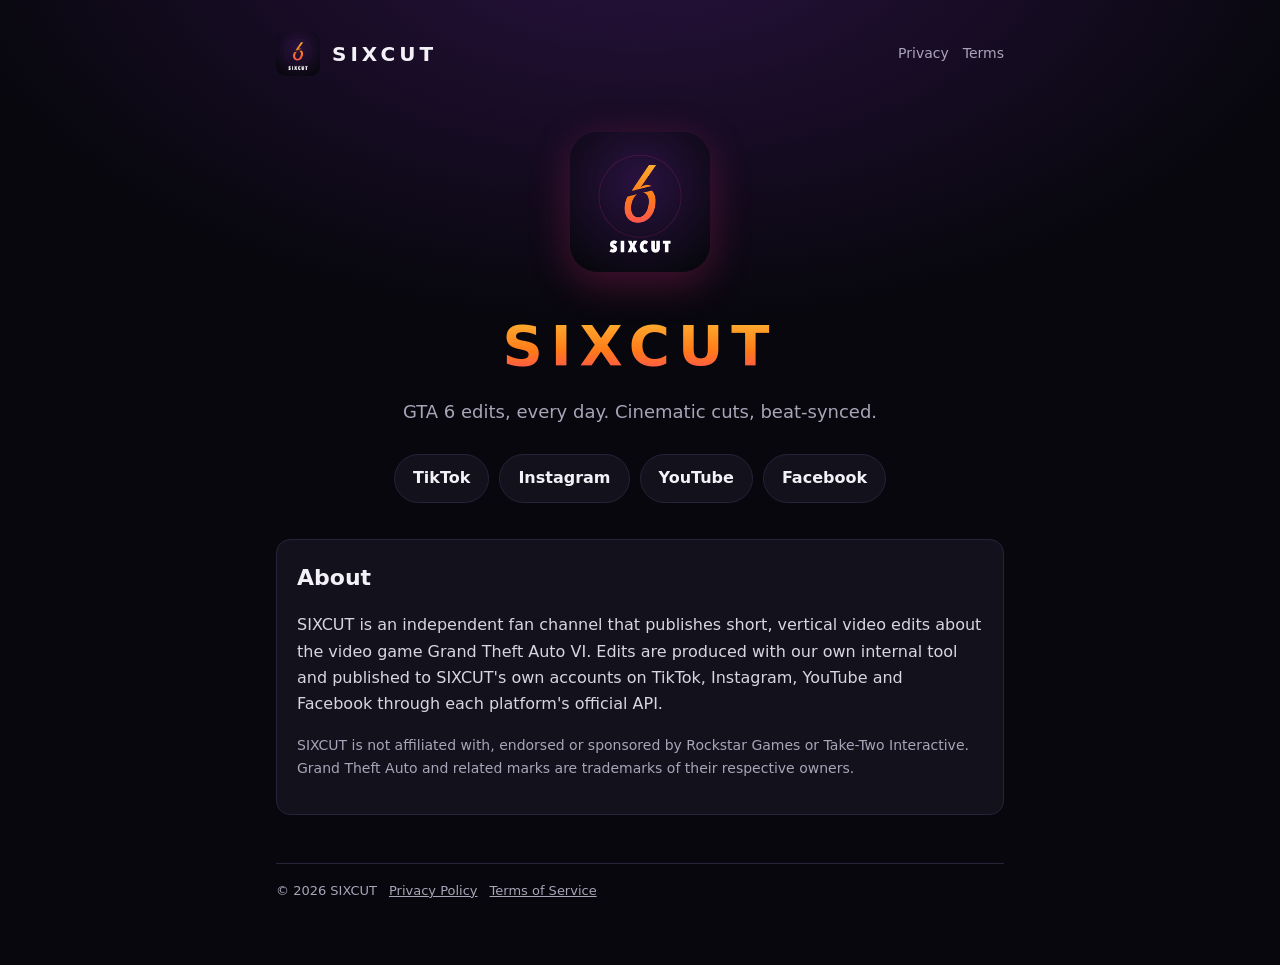
<file: index.html>
<!doctype html>
<html lang="en">
<head>
<meta charset="utf-8">
<meta name="viewport" content="width=device-width, initial-scale=1">
<title>SIXCUT — GTA 6 edits, daily</title>
<meta name="description" content="SIXCUT posts cinematic, beat-synced GTA 6 edits every day on TikTok, Instagram, YouTube and Facebook.">
<link rel="icon" href="favicon.png">
<link rel="stylesheet" href="style.css">
</head>
<body>
<div class="wrap">
  <header>
    <img src="logo.png" alt="SIXCUT logo"><a href="./">SIXCUT</a>
    <nav><a href="privacy.html">Privacy</a><a href="terms.html">Terms</a></nav>
  </header>

  <section class="hero">
    <img src="logo.png" alt="">
    <h1>SIXCUT</h1>
    <p class="tag">GTA 6 edits, every day. Cinematic cuts, beat-synced.</p>
    <div class="socials">
      <a href="https://www.tiktok.com/@sixcut.gg">TikTok</a>
      <a href="https://www.instagram.com/sixcut.gg">Instagram</a>
      <a href="https://www.youtube.com/@sixcutgg">YouTube</a>
      <a href="https://www.facebook.com/profile.php?id=1420420587827702">Facebook</a>
    </div>
  </section>

  <div class="card">
    <h2 style="margin-top:0">About</h2>
    <p>SIXCUT is an independent fan channel that publishes short, vertical video edits about the video game
      Grand Theft Auto VI. Edits are produced with our own internal tool and published to SIXCUT's own accounts on
      TikTok, Instagram, YouTube and Facebook through each platform's official API.</p>
    <p class="muted">SIXCUT is not affiliated with, endorsed or sponsored by Rockstar Games or Take-Two Interactive.
      Grand Theft Auto and related marks are trademarks of their respective owners.</p>
  </div>

  <footer>
    <span>© 2026 SIXCUT</span><a href="privacy.html">Privacy Policy</a><a href="terms.html">Terms of Service</a>
  </footer>
</div>
</body>
</html>
</file>
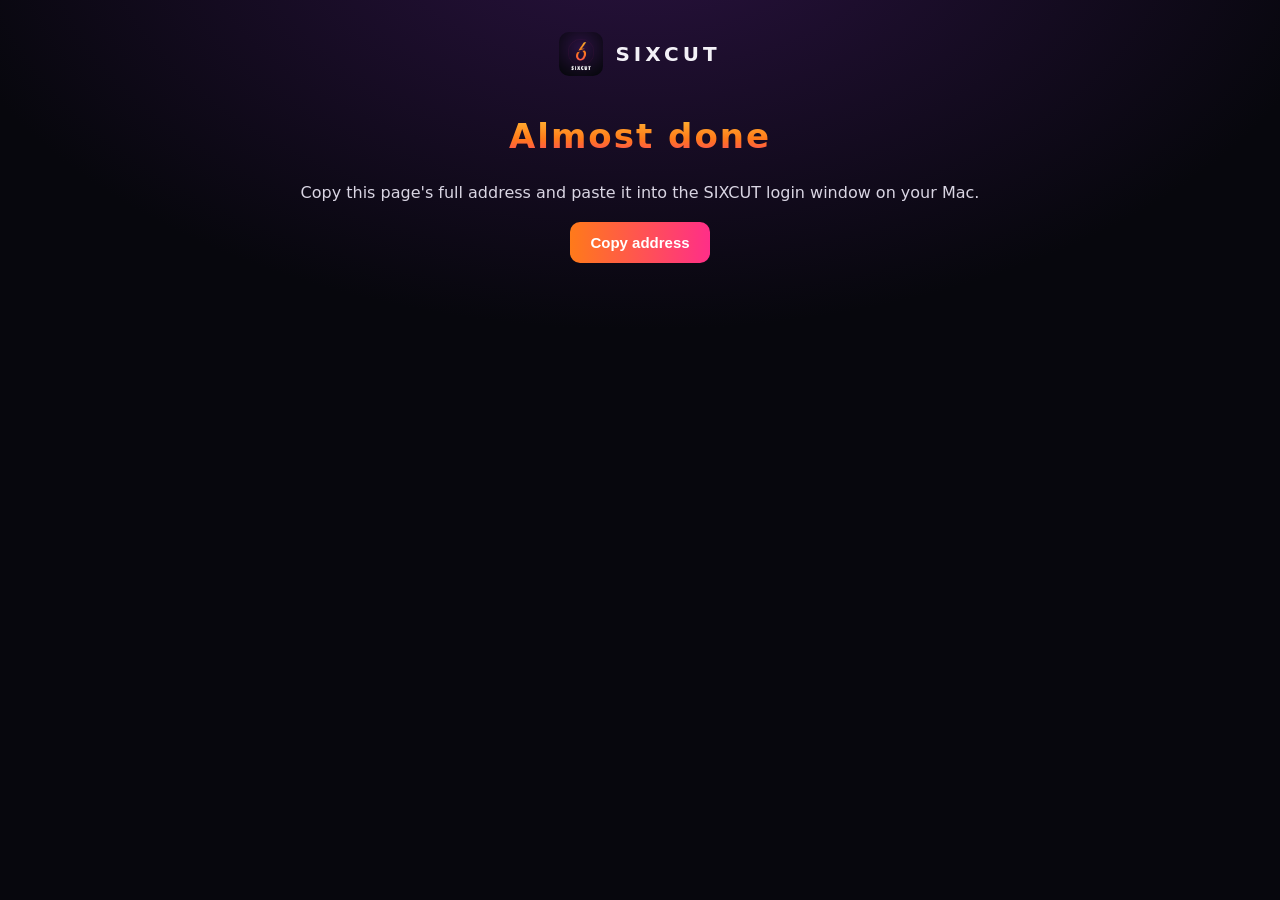
<file: callback/index.html>
<!doctype html>
<html lang="en">
<head>
<meta charset="utf-8">
<meta name="viewport" content="width=device-width, initial-scale=1">
<meta name="robots" content="noindex">
<title>Connected — SIXCUT</title>
<link rel="icon" href="../favicon.png">
<link rel="stylesheet" href="../style.css">
</head>
<body>
<div class="wrap" style="text-align:center">
  <header style="justify-content:center"><img src="../logo.png" alt="SIXCUT logo"><a href="../">SIXCUT</a></header>
  <h1 style="font-size:34px;letter-spacing:2px" id="title">Almost done</h1>
  <p id="msg">Copy this page's full address and paste it into the SIXCUT login window on your Mac.</p>
  <p><button id="copy">Copy address</button></p>
  <p class="muted" id="done"></p>
</div>
<script>
  // Nothing is sent anywhere: the authorization code stays in this page's address bar until you copy it.
  const q = new URLSearchParams(location.search);
  if (q.get('error')) {
    document.getElementById('title').textContent = 'Not connected';
    document.getElementById('msg').textContent = 'The platform returned: ' + (q.get('error_description') || q.get('error'));
  }
  document.getElementById('copy').onclick = async () => {
    try { await navigator.clipboard.writeText(location.href); document.getElementById('done').textContent = 'Copied ✔ — paste it in the terminal.'; }
    catch { document.getElementById('done').textContent = 'Select the address bar and copy it manually.'; }
  };
</script>
</body>
</html>
</file>
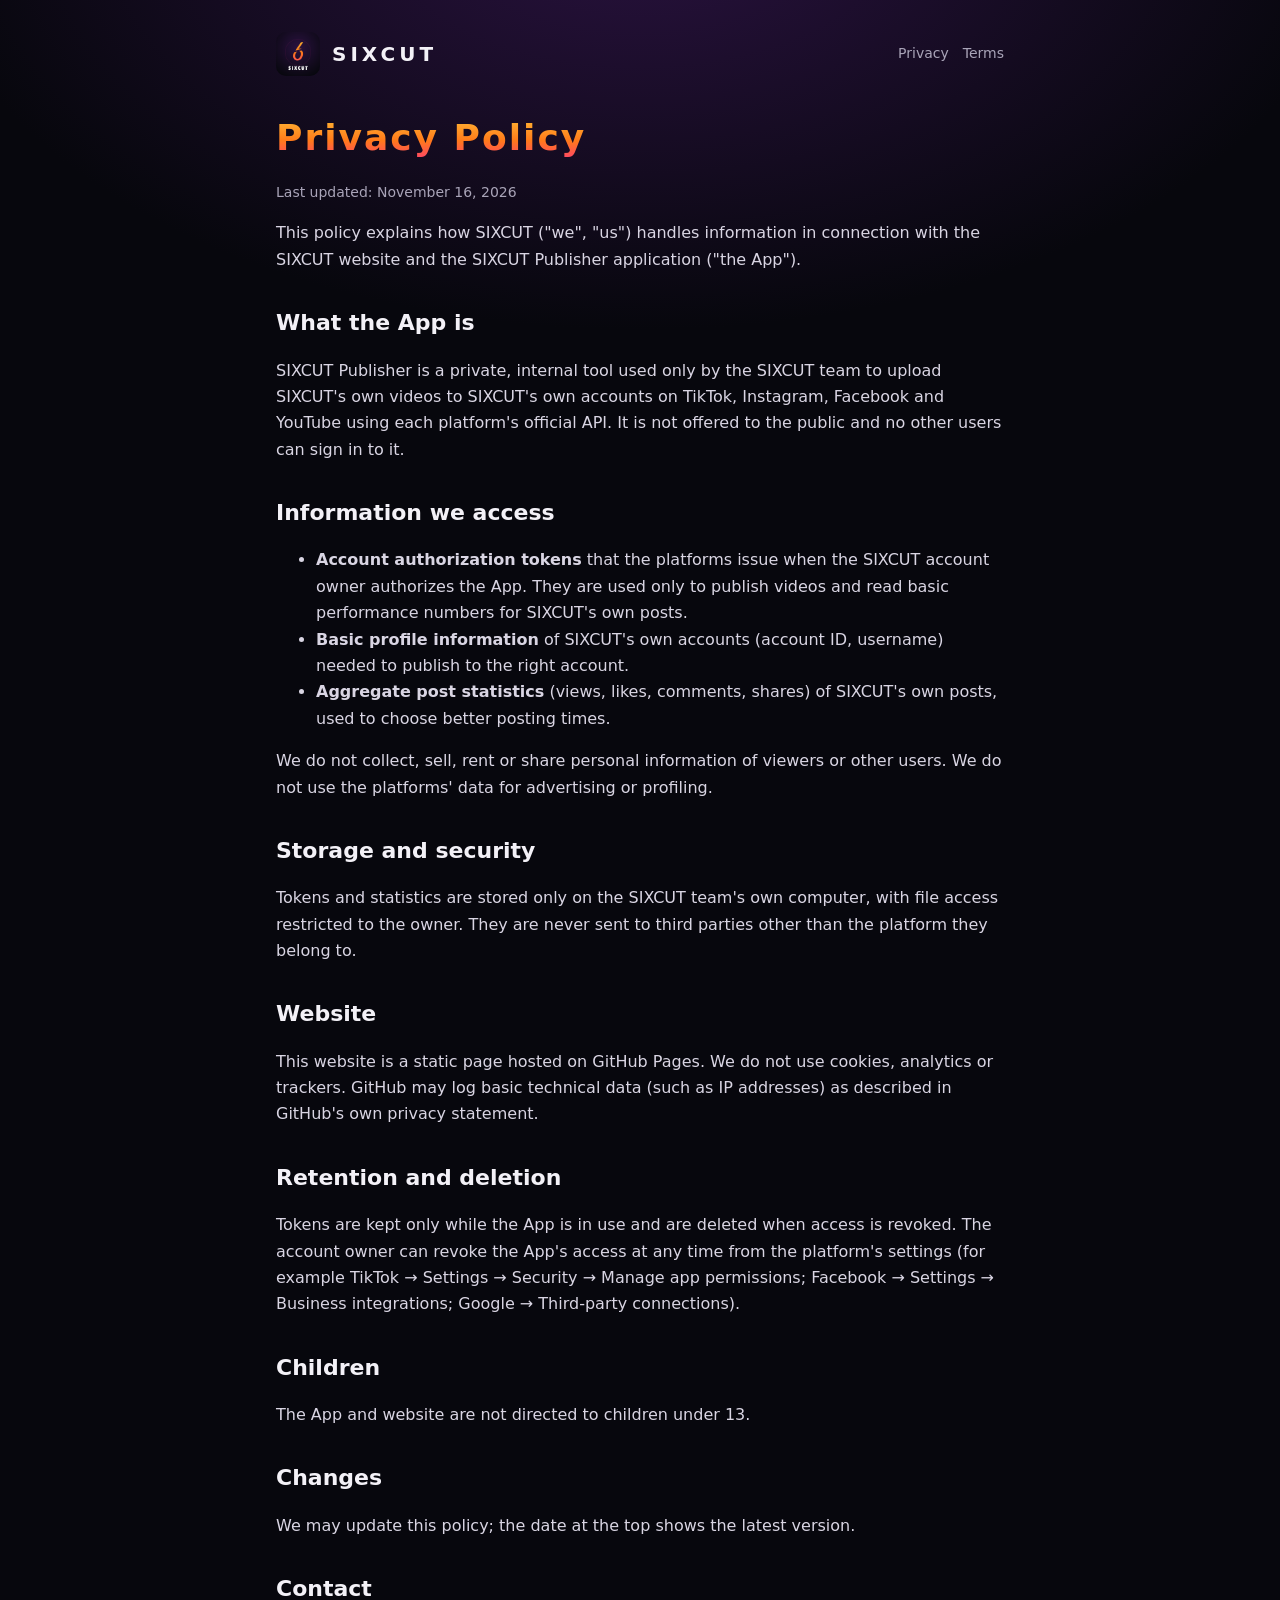
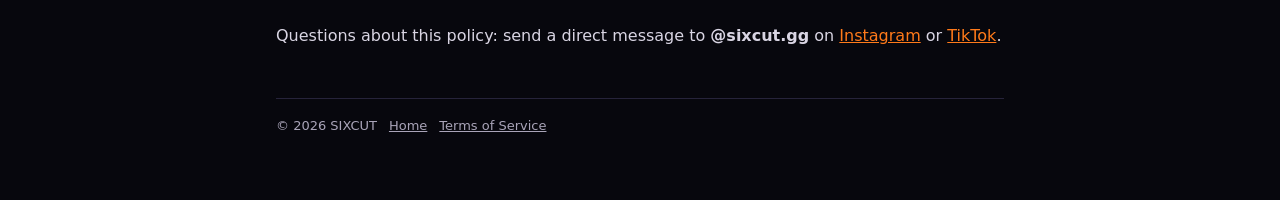
<file: privacy.html>
<!doctype html>
<html lang="en">
<head>
<meta charset="utf-8">
<meta name="viewport" content="width=device-width, initial-scale=1">
<title>Privacy Policy — SIXCUT</title>
<link rel="icon" href="favicon.png">
<link rel="stylesheet" href="style.css">
</head>
<body>
<div class="wrap">
  <header>
    <img src="logo.png" alt="SIXCUT logo"><a href="./">SIXCUT</a>
    <nav><a href="privacy.html">Privacy</a><a href="terms.html">Terms</a></nav>
  </header>

  <h1 style="font-size:36px;letter-spacing:2px">Privacy Policy</h1>
  <p class="muted">Last updated: November 16, 2026</p>

  <p>This policy explains how SIXCUT ("we", "us") handles information in connection with the SIXCUT website and
    the SIXCUT Publisher application ("the App").</p>

  <h2>What the App is</h2>
  <p>SIXCUT Publisher is a private, internal tool used only by the SIXCUT team to upload SIXCUT's own videos to
    SIXCUT's own accounts on TikTok, Instagram, Facebook and YouTube using each platform's official API. It is not
    offered to the public and no other users can sign in to it.</p>

  <h2>Information we access</h2>
  <ul>
    <li><strong>Account authorization tokens</strong> that the platforms issue when the SIXCUT account owner
      authorizes the App. They are used only to publish videos and read basic performance numbers for SIXCUT's
      own posts.</li>
    <li><strong>Basic profile information</strong> of SIXCUT's own accounts (account ID, username) needed to
      publish to the right account.</li>
    <li><strong>Aggregate post statistics</strong> (views, likes, comments, shares) of SIXCUT's own posts, used to
      choose better posting times.</li>
  </ul>
  <p>We do not collect, sell, rent or share personal information of viewers or other users. We do not use the
    platforms' data for advertising or profiling.</p>

  <h2>Storage and security</h2>
  <p>Tokens and statistics are stored only on the SIXCUT team's own computer, with file access restricted to the
    owner. They are never sent to third parties other than the platform they belong to.</p>

  <h2>Website</h2>
  <p>This website is a static page hosted on GitHub Pages. We do not use cookies, analytics or trackers. GitHub
    may log basic technical data (such as IP addresses) as described in GitHub's own privacy statement.</p>

  <h2>Retention and deletion</h2>
  <p>Tokens are kept only while the App is in use and are deleted when access is revoked. The account owner can
    revoke the App's access at any time from the platform's settings (for example TikTok → Settings → Security →
    Manage app permissions; Facebook → Settings → Business integrations; Google → Third-party connections).</p>

  <h2>Children</h2>
  <p>The App and website are not directed to children under 13.</p>

  <h2>Changes</h2>
  <p>We may update this policy; the date at the top shows the latest version.</p>

  <h2>Contact</h2>
  <p>Questions about this policy: send a direct message to <strong>@sixcut.gg</strong> on
    <a href="https://www.instagram.com/sixcut.gg">Instagram</a> or <a href="https://www.tiktok.com/@sixcut.gg">TikTok</a>.</p>

  <footer>
    <span>© 2026 SIXCUT</span><a href="./">Home</a><a href="terms.html">Terms of Service</a>
  </footer>
</div>
</body>
</html>
</file>
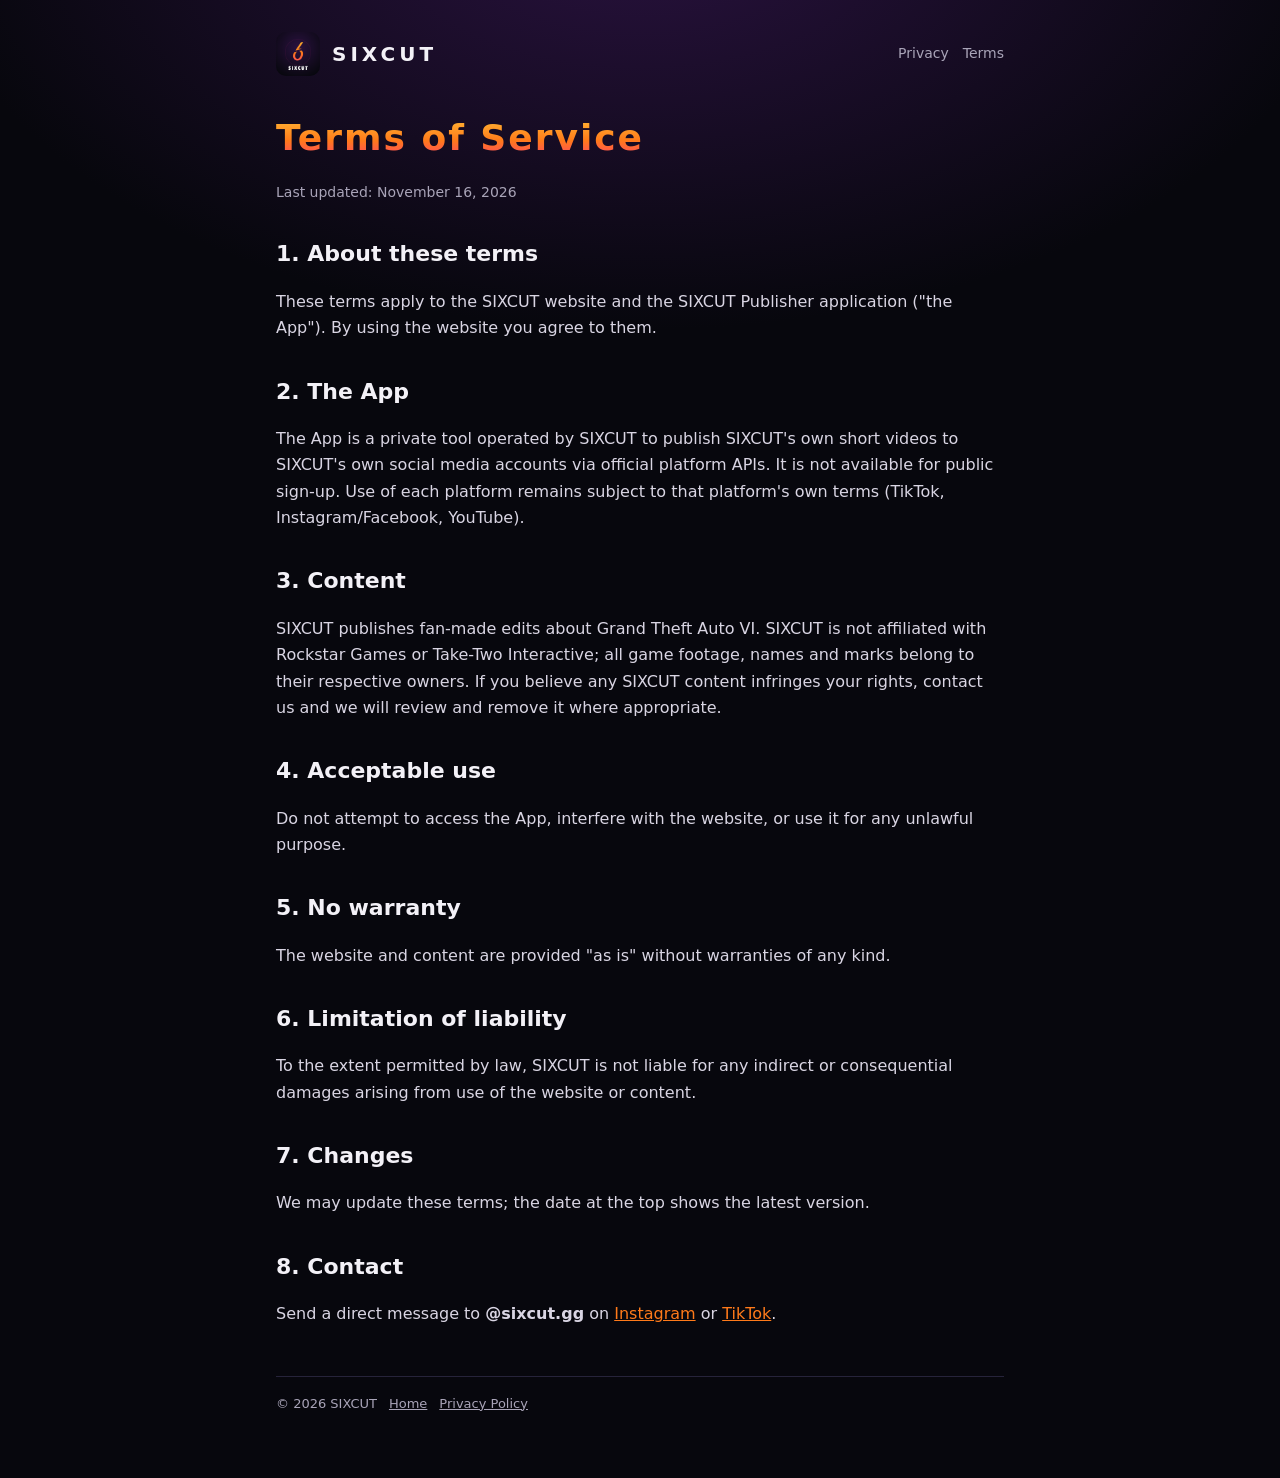
<file: terms.html>
<!doctype html>
<html lang="en">
<head>
<meta charset="utf-8">
<meta name="viewport" content="width=device-width, initial-scale=1">
<title>Terms of Service — SIXCUT</title>
<link rel="icon" href="favicon.png">
<link rel="stylesheet" href="style.css">
</head>
<body>
<div class="wrap">
  <header>
    <img src="logo.png" alt="SIXCUT logo"><a href="./">SIXCUT</a>
    <nav><a href="privacy.html">Privacy</a><a href="terms.html">Terms</a></nav>
  </header>

  <h1 style="font-size:36px;letter-spacing:2px">Terms of Service</h1>
  <p class="muted">Last updated: November 16, 2026</p>

  <h2>1. About these terms</h2>
  <p>These terms apply to the SIXCUT website and the SIXCUT Publisher application ("the App"). By using the
    website you agree to them.</p>

  <h2>2. The App</h2>
  <p>The App is a private tool operated by SIXCUT to publish SIXCUT's own short videos to SIXCUT's own social
    media accounts via official platform APIs. It is not available for public sign-up. Use of each platform
    remains subject to that platform's own terms (TikTok, Instagram/Facebook, YouTube).</p>

  <h2>3. Content</h2>
  <p>SIXCUT publishes fan-made edits about Grand Theft Auto VI. SIXCUT is not affiliated with Rockstar Games or
    Take-Two Interactive; all game footage, names and marks belong to their respective owners. If you believe any
    SIXCUT content infringes your rights, contact us and we will review and remove it where appropriate.</p>

  <h2>4. Acceptable use</h2>
  <p>Do not attempt to access the App, interfere with the website, or use it for any unlawful purpose.</p>

  <h2>5. No warranty</h2>
  <p>The website and content are provided "as is" without warranties of any kind.</p>

  <h2>6. Limitation of liability</h2>
  <p>To the extent permitted by law, SIXCUT is not liable for any indirect or consequential damages arising from
    use of the website or content.</p>

  <h2>7. Changes</h2>
  <p>We may update these terms; the date at the top shows the latest version.</p>

  <h2>8. Contact</h2>
  <p>Send a direct message to <strong>@sixcut.gg</strong> on
    <a href="https://www.instagram.com/sixcut.gg">Instagram</a> or <a href="https://www.tiktok.com/@sixcut.gg">TikTok</a>.</p>

  <footer>
    <span>© 2026 SIXCUT</span><a href="./">Home</a><a href="privacy.html">Privacy Policy</a>
  </footer>
</div>
</body>
</html>
</file>
<file: style.css>
:root {
  --bg: #07070d; --panel: #12111c; --text: #f3f1f7; --muted: #a9a4b8;
  --sun1: #ffd23f; --sun2: #ff7a1a; --sun3: #ff2e88; --line: #26233a;
}
* { box-sizing: border-box; }
html, body { margin: 0; }
body {
  background: radial-gradient(1200px 700px at 50% -10%, #2a1240 0%, var(--bg) 60%) fixed, var(--bg);
  color: var(--text); font: 16px/1.65 "Avenir Next", -apple-system, system-ui, "Segoe UI", sans-serif;
}
a { color: var(--sun2); }
.wrap { max-width: 760px; margin: 0 auto; padding: 32px 16px 64px; }
header { display: flex; align-items: center; gap: 12px; margin-bottom: 32px; }
header img { width: 44px; height: 44px; border-radius: 10px; }
header > a { color: var(--text); text-decoration: none; font-weight: 800; letter-spacing: 4px; font-size: 20px; }
nav { margin-left: auto; display: flex; gap: 14px; font-size: 14px; }
nav a { color: var(--muted); text-decoration: none; }
nav a:hover { color: var(--text); }
.hero { text-align: center; padding: 24px 0 8px; }
.hero img { width: 140px; height: 140px; border-radius: 28px; box-shadow: 0 10px 40px rgba(255, 46, 136, .25); }
h1 { font-size: clamp(34px, 8vw, 56px); letter-spacing: 8px; margin: 20px 0 4px;
  background: linear-gradient(var(--sun1), var(--sun2) 55%, var(--sun3)); -webkit-background-clip: text; background-clip: text; color: transparent; }
.tag { color: var(--muted); font-size: 18px; margin: 0 0 28px; }
.socials { display: flex; flex-wrap: wrap; justify-content: center; gap: 10px; }
.socials a { padding: 10px 18px; border-radius: 999px; background: var(--panel); border: 1px solid var(--line);
  color: var(--text); text-decoration: none; font-weight: 600; }
.socials a:hover { border-color: var(--sun2); }
.card { background: var(--panel); border: 1px solid var(--line); border-radius: 14px; padding: 20px; margin: 28px 0; }
h2 { font-size: 22px; margin: 32px 0 8px; }
h3 { font-size: 17px; margin: 22px 0 6px; }
p, li { color: #d9d5e3; }
.muted { color: var(--muted); font-size: 14px; }
footer { margin-top: 48px; padding-top: 16px; border-top: 1px solid var(--line); color: var(--muted); font-size: 13px;
  display: flex; flex-wrap: wrap; gap: 12px; }
footer a { color: var(--muted); }
code, .code { font-family: ui-monospace, Menlo, monospace; background: #1c1a2a; padding: 2px 6px; border-radius: 6px; word-break: break-all; }
button { padding: 12px 20px; border: 0; border-radius: 10px; font-weight: 700; cursor: pointer;
  background: linear-gradient(90deg, var(--sun2), var(--sun3)); color: #fff; font-size: 15px; }
</file>
